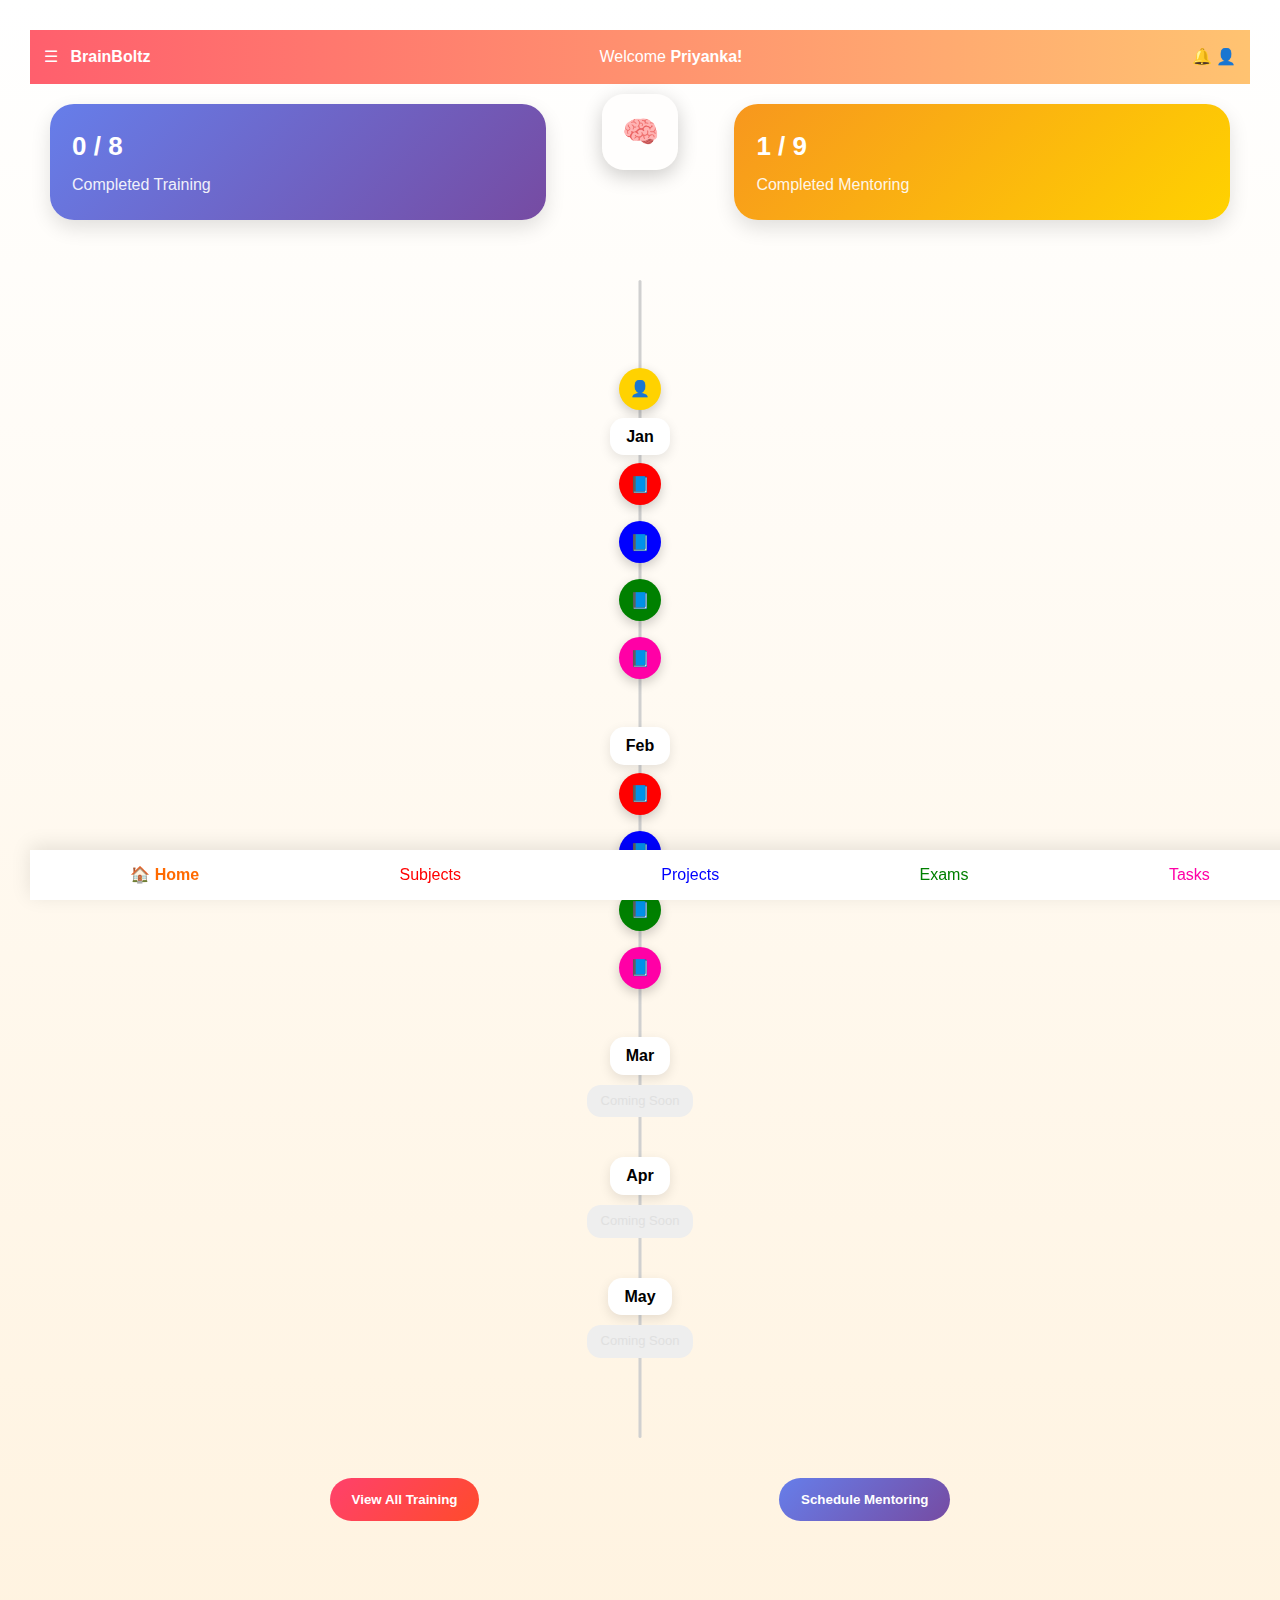
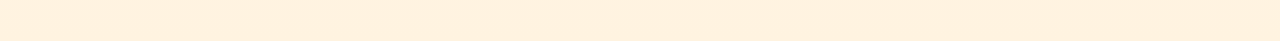
<file: index.html>
<!DOCTYPE html>
<html lang="en">
<head>
<meta charset="UTF-8">
<meta name="viewport" content="width=device-width, initial-scale=1.0">
<title>BrainBoltz</title>
<link rel="stylesheet" href="style.css">
</head>
<body>

<header class="top-bar">
  <div class="left">☰ <span class="brand">BrainBoltz</span></div>
  <div class="center">Welcome <strong>Priyanka!</strong></div>
  <div class="right">🔔 👤</div>
</header>

<section class="progress">
  <div class="card blue">
    <h2>0 / 8</h2>
    <p>Completed Training</p>
  </div>

  <div class="center-logo">🧠</div>

  <div class="card yellow">
    <h2>1 / 9</h2>
    <p>Completed Mentoring</p>
  </div>
</section>

<!-- TIMELINE -->
<section class="timeline">

  <div class="event">
    <div class="dot user">👤</div>
    <span class="month">Jan</span>
    <div class="dot book1">📘</div>
    <div class="dot book2">📘</div>
    <div class="dot book3">📘</div>
    <div class="dot book4">📘</div>
  </div>

  <div class="event">
    <span class="month">Feb</span>
    <div class="dot book1">📘</div>
    <div class="dot book2">📘</div>
    <div class="dot book3">📘</div>
    <div class="dot book4">📘</div>
  </div>

  <div class="event">
    <span class="month">Mar</span>
    <span class="nodata">Coming Soon</span>
  </div>

  <div class="event">
    <span class="month">Apr</span>
    <span class="nodata">Coming Soon</span>
  </div>

  <div class="event">
    <span class="month">May</span>
    <span class="nodata">Coming Soon</span>
  </div>

</section>

<!-- ACTIONS -->
<section class="actions">
  <button class="primary">View All Training</button>
  <button class="secondary">Schedule Mentoring</button>
</section>

<!-- BOTTOM NAV -->
<nav class="bottom-nav">
  <a href="./index.html" class="active" >🏠 Home</span>
  <a href="./subject.html" id="subject" class="click" >Subjects</span>
  <a href="./project.html" id="project" class="click">Projects</span>
  <a href="./exam.html" id="exam" class="click">Exams</span>
  <a href="./tasks.html" id="tasks" class="click">Tasks</span>
</nav>

</body>
</html>
</file>
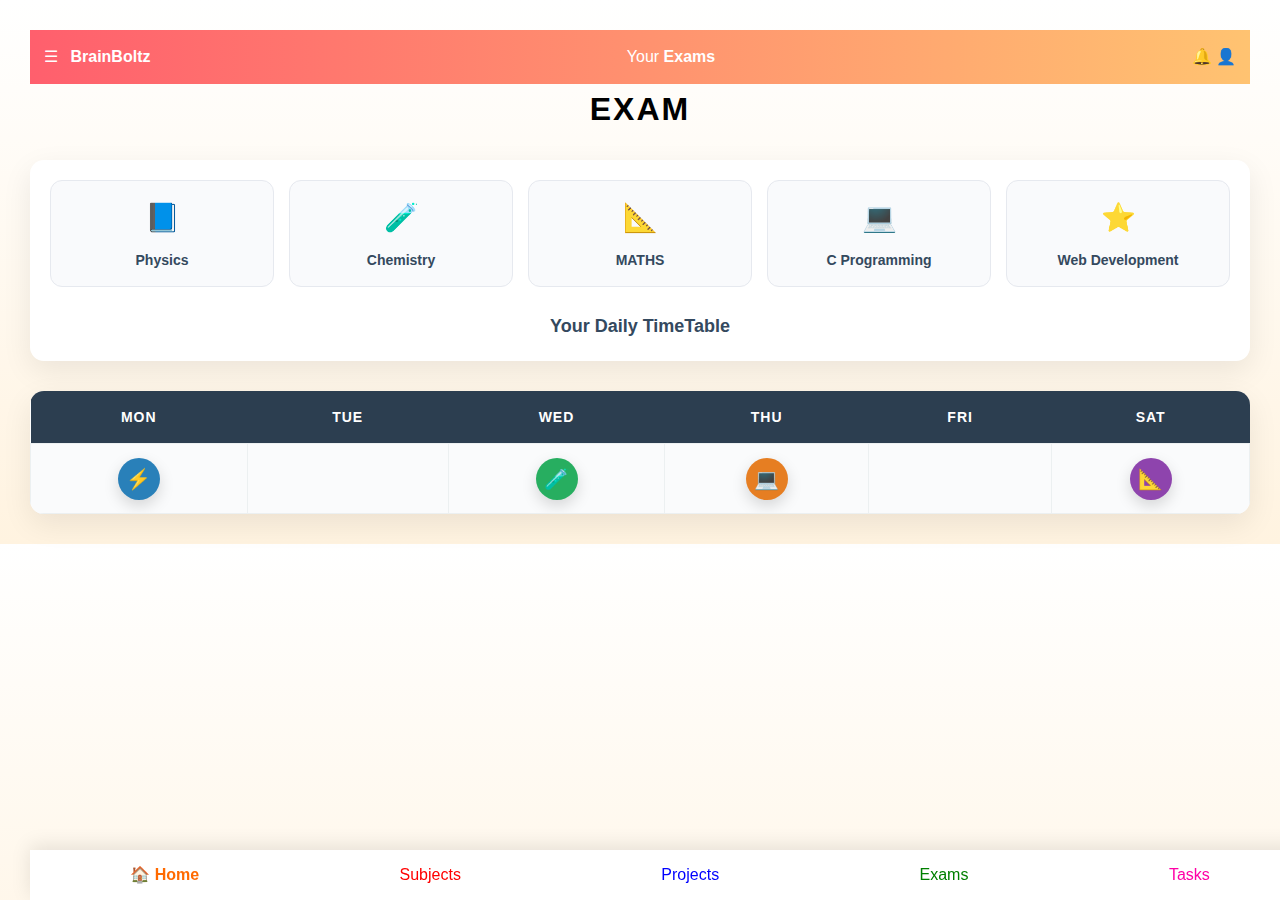
<file: exam.html>
<!DOCTYPE html>
<html lang="en">
<head>
    <meta charset="UTF-8">
    <meta name="viewport" content="width=device-width, initial-scale=1.0">
    <title>Exams Section</title>
    <link rel="stylesheet" href="style.css">
</head>
<body>
    <header class="top-bar">
  <div class="left">☰ <span class="brand">BrainBoltz</span></div>
  <div class="center">Your <strong>Exams</strong></div>
  <div class="right">🔔 👤</div>
</header>
<h1>EXAM</h1> 
 
<div class="wrapper">

 
    <div class="subjects">
        <div class="subject">
            <div class="icon">📘</div>
            <p>physics</p>
        </div>
        <div class="subject">
            <div class="icon">🧪</div>
            <p>Chemistry</p>
        </div>
        <div class="subject">
            <div class="icon">📐</div>
            <p>MATHS</p>
        </div>
        <div class="subject">
            <div class="icon">💻</div>
            <p>C Programming</p>
        </div>
        
        <div class="subject">
            <div class="icon">⭐</div>
            <p>Web Development</p>
        </div>
    </div>

    <div class="content">

        <h2>Your Daily TimeTable</h2>
       
    </div>

</div>

<table class="timetable">


    <tr>
        <th>Mon</th>
        <th>Tue</th>
        <th>Wed</th>
        <th>Thu</th>
        <th>Fri</th>
        <th>Sat</th>
    </tr>


    <tr>
        <td><div class="subject-icon physics">⚡</div></td>
        <td></td>
        <td><div class="subject-icon chemistry">🧪</div></td>
        <td><div class="subject-icon cs">💻</div></td>
        <td></td>
        <td><div class="subject-icon math">📐</div></td>
    </tr>
</table>

<nav class="bottom-nav">
  <a href="./index.html" class="active" >🏠 Home</span>
  <a href="./subject.html" id="subject" class="click" >Subjects</span>
  <a href="./project.html" id="project" class="click">Projects</span>
  <a href="./exam.html" id="exam" class="click">Exams</span>
  <a href="./tasks.html" id="tasks" class="click">Tasks</span>
</nav>
</body>
</html>
</file>
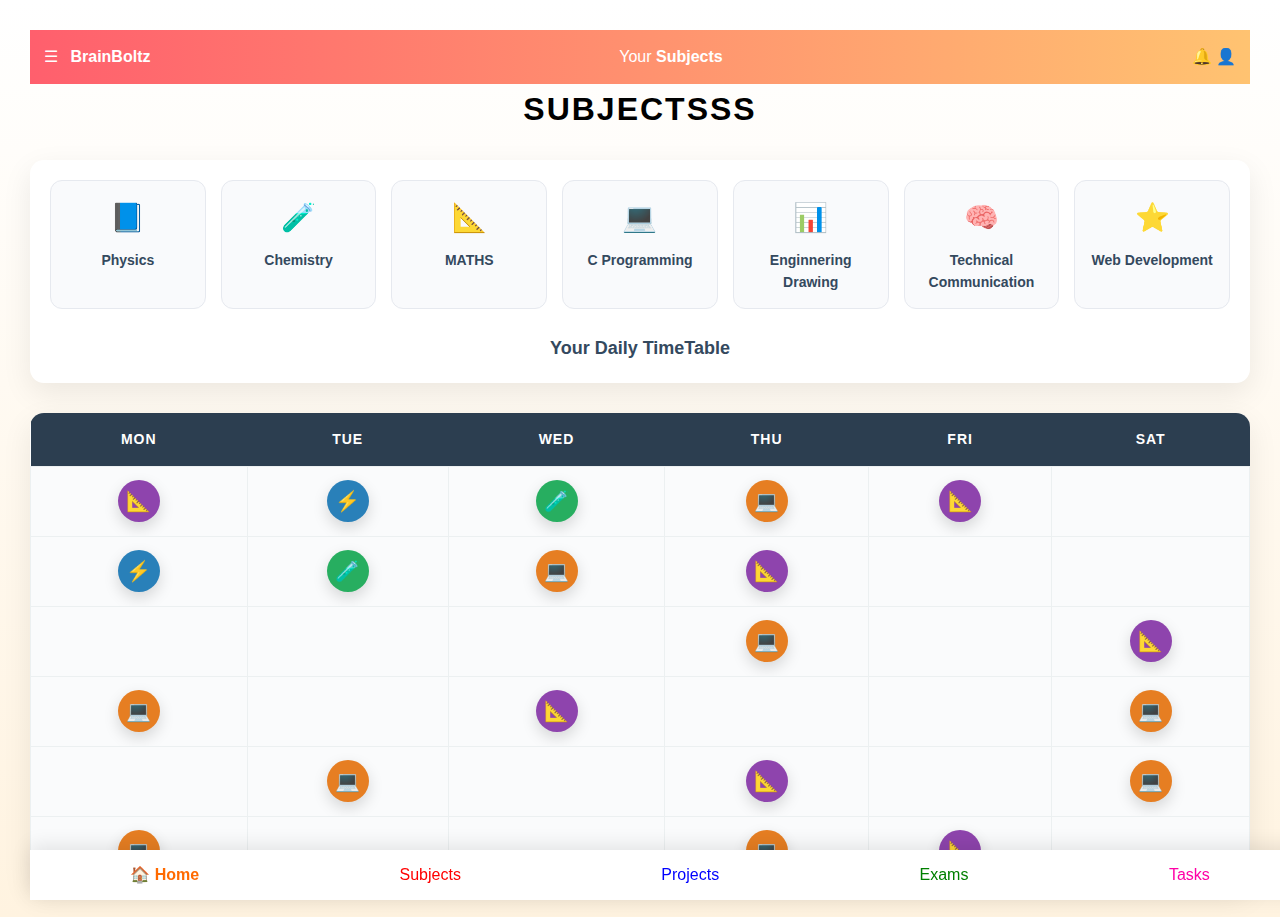
<file: subject.html>
<!DOCTYPE html>
<html lang="en">
<head>
    <meta charset="UTF-8">
    <meta name="viewport" content="width=device-width, initial-scale=1.0">
    <title>Subject Section</title>
    <link rel="stylesheet" href="style.css">
</head>
<body>
    <header class="top-bar">
  <div class="left">☰ <span class="brand">BrainBoltz</span></div>
  <div class="center">Your <strong>Subjects</strong></div>
  <div class="right">🔔 👤</div>
</header>
 <h1>SUBJECTSSS</h1> 
 
<div class="wrapper">

  
    <div class="subjects">
        <div class="subject">
            <div class="icon">📘</div>
            <p>physics</p>
        </div>
        <div class="subject">
            <div class="icon">🧪</div>
            <p>Chemistry</p>
        </div>
        <div class="subject">
            <div class="icon">📐</div>
            <p>MATHS</p>
        </div>
        <div class="subject">
            <div class="icon">💻</div>
            <p>C Programming</p>
        </div>
        <div class="subject">
            <div class="icon">📊</div>
            <p>Enginnering Drawing</p>
        </div>
        <div class="subject">
            <div class="icon">🧠</div>
            <p>technical communication</p>
        </div>
        <div class="subject">
            <div class="icon">⭐</div>
            <p>Web Development</p>
        </div>
    </div>

    
    <div class="content">

        <h2>Your Daily TimeTable</h2>
       
    </div>

</div>

<table class="timetable">


    <tr>
        <th>Mon</th>
        <th>Tue</th>
        <th>Wed</th>
        <th>Thu</th>
        <th>Fri</th>
        <th>Sat</th>
    </tr>

 
    <tr>
        <td><div class="subject-icon math">📐</div></td>
        <td><div class="subject-icon physics">⚡</div></td>
        <td><div class="subject-icon chemistry">🧪</div></td>
        <td><div class="subject-icon cs">💻</div></td>
        <td><div class="subject-icon math">📐</div></td>
        <td></td>
    </tr>


    <tr>
        <td><div class="subject-icon physics">⚡</div></td>
        <td><div class="subject-icon chemistry">🧪</div></td>
        <td><div class="subject-icon cs">💻</div></td>
        <td><div class="subject-icon math">📐</div></td>
        <td></td>
        <td></td>
    </tr>
     <tr>
        <td></td>
        <td></td>
        <td></td>
        <td><div class="subject-icon cs">💻</div></td>
        <td></td>
        <td><div class="subject-icon math">📐</div></td>
    </tr>

     <tr>
        <td><div class="subject-icon cs">💻</div></td>
        <td></td>
        <td><div class="subject-icon math">📐</div></td>
        <td></td>
        <td></td>
        <td><div class="subject-icon cs">💻</div></td>
    </tr>  
    <tr>
        <td></td>
        <td><div class="subject-icon cs">💻</div></td>
        <td></td>
        <td><div class="subject-icon math">📐</div></td>
        <td></td>
        <td><div class="subject-icon cs">💻</div></td>
    </tr>
     <tr>
        <td><div class="subject-icon cs">💻</div></td>
        <td></td>
        <td></td>
        <td><div class="subject-icon cs">💻</div></td>
        <td><div class="subject-icon math">📐</div></td>
        <td></td>
    </tr>
</table>

<nav class="bottom-nav">
  <a href="./index.html" class="active" >🏠 Home</span>
  <a href="./subject.html" id="subject" class="click" >Subjects</span>
  <a href="./project.html" id="project" class="click">Projects</span>
  <a href="./exam.html" id="exam" class="click">Exams</span>
  <a href="./tasks.html" id="tasks" class="click">Tasks</span>
</nav>
</body>
</html>
</file>
<file: style.css>
* {
    margin: 0;
    padding: 0;
    box-sizing: border-box;
    font-family: "Segoe UI", Roboto, Arial, sans-serif;
}

body {
    background: linear-gradient(135deg, #eef2f7, #f9fbff);
    padding: 30px;
    color: #2c3e50;
}


h1 {
    text-align: center;
    margin-bottom: 25px;
    font-size: 32px;
    letter-spacing: 3px;
    color: #1f2d3d;
}


.wrapper {
    background: #ffffff;
    padding: 25px;
    border-radius: 16px;
    box-shadow: 0 12px 35px rgba(0, 0, 0, 0.08);
    margin-bottom: 35px;
}


.subjects {
    display: grid;
    grid-template-columns: repeat(auto-fit, minmax(140px, 1fr));
    gap: 18px;
    margin-bottom: 20px;
}

.subject {
    background: #f6f8fc;
    border-radius: 14px;
    padding: 18px 12px;
    text-align: center;
    border: 1px solid #e1e6ef;
    transition: all 0.3s ease;
    cursor: pointer;
}

.subject:hover {
    background: #ffffff;
    transform: translateY(-6px);
    box-shadow: 0 10px 25px rgba(0,0,0,0.08);
}

.subject .icon {
    font-size: 30px;
    margin-bottom: 10px;
}

.subject p {
    font-size: 14px;
    font-weight: 600;
    text-transform: capitalize;
    color: #34495e;
}

/* ===== CONTENT ===== */
.content {
    text-align: center;
    margin-top: 10px;
}

.content h2 {
    font-size: 18px;
    font-weight: 600;
    color: #3c4a5d;
}


.timetable {
    width: 100%;
    border-collapse: collapse;
    background: #ffffff;
    border-radius: 16px;
    overflow: hidden;
    box-shadow: 0 12px 35px rgba(0,0,0,0.08);
}


.timetable th {
    background: #1f2d3d;
    color: #ffffff;
    padding: 16px;
    font-size: 14px;
    text-transform: uppercase;
    letter-spacing: 1px;
}


.timetable td {
    height: 75px;
    text-align: center;
    border: 1px solid #ecf0f4;
    background: #f9fbfd;
}


.subject-icon {
    width: 46px;
    height: 46px;
    border-radius: 50%;
    margin: auto;
    display: flex;
    align-items: center;
    justify-content: center;
    font-size: 20px;
    color: #ffffff;
    box-shadow: 0 6px 15px rgba(0,0,0,0.15);
}


.physics {
    background: #3498db;
}

.chemistry {
    background: #2ecc71;
}

.math {
    background: #9b59b6;
}

.cs {
    background: #e67e22;
}


@media (max-width: 768px) {
    h1 {
        font-size: 24px;
    }

    .subject p {
        font-size: 13px;
    }

    .timetable th {
        font-size: 12px;
        padding: 12px;
    }

    .timetable td {
        height: 60px;
    }
}

* {
    margin: 0;
    padding: 0;
    box-sizing: border-box;
    font-family: "Segoe UI", Tahoma, Geneva, Verdana, sans-serif;
}

body {
    background: #f4f6f9;
    padding: 30px;
    color: #333;
}


h1 {
    text-align: center;
    margin-bottom: 25px;
    letter-spacing: 2px;
    color: #2c3e50;
}


.wrapper {
    background: #ffffff;
    padding: 20px;
    border-radius: 14px;
    box-shadow: 0 10px 30px rgba(0,0,0,0.08);
    margin-bottom: 30px;
}


.subjects {
    display: grid;
    grid-template-columns: repeat(auto-fit, minmax(130px, 1fr));
    gap: 15px;
    margin-bottom: 25px;
}

.subject {
    background: #f9fafc;
    border-radius: 12px;
    padding: 15px;
    text-align: center;
    cursor: pointer;
    transition: all 0.3s ease;
    border: 1px solid #e6e9ef;
}

.subject:hover {
    transform: translateY(-5px);
    box-shadow: 0 8px 20px rgba(0,0,0,0.08);
    background: #ffffff;
}

.subject .icon {
    font-size: 28px;
    margin-bottom: 8px;
}

.subject p {
    font-size: 14px;
    font-weight: 600;
    text-transform: capitalize;
}


.content {
    text-align: center;
    margin-top: 10px;
}

.content h2 {
    font-size: 18px;
    color: #34495e;
}


.timetable {
    width: 100%;
    border-collapse: collapse;
    background: #ffffff;
    border-radius: 14px;
    overflow: hidden;
    box-shadow: 0 10px 30px rgba(0,0,0,0.08);
}

.timetable th {
    background: #2c3e50;
    color: #ffffff;
    padding: 15px;
    font-size: 14px;
    letter-spacing: 1px;
}


.timetable td {
    height: 70px;
    text-align: center;
    border: 1px solid #ecf0f1;
    background: #fafbfc;
}


.subject-icon {
    width: 42px;
    height: 42px;
    margin: auto;
    border-radius: 50%;
    display: flex;
    align-items: center;
    justify-content: center;
    font-size: 20px;
    color: #fff;
}


.math {
    background: #8e44ad;
}

.physics {
    background: #2980b9;
}

.chemistry {
    background: #27ae60;
}

.cs {
    background: #e67e22;
}


@media (max-width: 768px) {
    body {
        padding: 15px;
    }

    h1 {
        font-size: 22px;
    }

    .timetable th {
        font-size: 12px;
        padding: 10px;
    }

    .timetable td {
        height: 55px;
    }
}

* {
  box-sizing: border-box;
  font-family: "Inter", Arial, sans-serif;
}

body {
  margin: 0;
  background: linear-gradient(#fff, #fff3e0);
}
a {
    text-decoration: none;
    color: black;
}

.active :hover {
    color: blue;
}
.top-bar {
  background: linear-gradient(90deg, #ff5f6d, #ffc371);
  color: white;
  padding: 14px;
  display: flex;
  justify-content: space-between;
  align-items: center;
}

.brand {
  font-weight: 700;
  margin-left: 8px;
}

.center {
  font-size: 16px;
}

/* PROGRESS */
.progress {
  position: relative;
  display: flex;
  justify-content: space-between;
  padding: 20px;
}

.card {
  width: 42%;
  padding: 22px;
  border-radius: 24px;
  color: white;
  box-shadow: 0 8px 20px rgba(0,0,0,0.12);
}

.card h2 {
  margin: 0;
  font-size: 26px;
}

.card p {
  margin: 5px 0 0;
  opacity: 0.9;
}

.blue {
  background: linear-gradient(135deg, #667eea, #764ba2);
}

.yellow {
  background: linear-gradient(135deg, #f7971e, #ffd200);
}


.center-logo {
  position: absolute;
  left: 50%;
  transform: translateX(-50%);
  top: 10px;
  width: 76px;
  height: 76px;
  background: rgba(255,255,255,0.25);
  backdrop-filter: blur(8px);
  border-radius: 22px;
  display: flex;
  align-items: center;
  justify-content: center;
  font-size: 30px;
  color: white;
  font-weight: bold;
  box-shadow: 0 6px 20px rgba(0,0,0,0.2);
}


.timeline {
  position: relative;
  margin: 40px 0;
  text-align: center;
}

.timeline::before {
  content: "";
  position: absolute;
  left: 50%;
  top: 0;
  bottom: 0;
  width: 4px;
  background: linear-gradient(#ddd, #ccc);
  border-radius: 10px;
}

.event {
  margin: 40px 0;
}

.month {
  background: white;
  padding: 6px 16px;
  border-radius: 14px;
  font-weight: 600;
  box-shadow: 0 4px 12px rgba(0,0,0,0.1);
}

.dot {
  display: inline-flex;
  width: 42px;
  height: 42px;
  border-radius: 50%;
  margin: 8px 4px;
  align-items: center;
  justify-content: center;
  box-shadow: 0 4px 12px rgba(0,0,0,0.2);
}
#subject {
    color: red;
}
#project {
    color: blue;
}
#exam {
    color: green;
}
#tasks {
    color: rgb(255, 0, 166);
}
.book1 {
  background: red;
  color: white;
}
.book2 {
  background: blue;
  color: white;
}
.book3 {
  background: green;
  color: white;
}
.book4 {
  background: rgb(255, 0, 166);
  color: white;
}

.user {
  background: #ffd200;
}

.nodata {
  display: inline-block;
  margin-top: 10px;
  padding: 6px 14px;
  background: #eee;
  border-radius: 14px;
  font-size: 13px;
}


.actions {
  display: flex;
  justify-content: space-evenly;
  margin-bottom: 90px;
}

button {
  border: none;
  padding: 14px 22px;
  border-radius: 30px;
  font-weight: 600;
  cursor: pointer;
}

.primary {
  background: linear-gradient(135deg, #ff416c, #ff4b2b);
  color: white;
}

.secondary {
  background: linear-gradient(135deg, #667eea, #764ba2);
  color: white;
}


.bottom-nav {
  position: fixed;
  bottom: 0;
  width: 100%;
  background: white;
  display: flex;
  justify-content: space-around;
  padding: 12px 0;
  box-shadow: 0 -4px 20px rgba(0,0,0,0.1);
}

.bottom-nav span {
  font-size: 13px;
}
.timeline::before {
  left: 50%;
  transform: translateX(-50%);
}
.timeline {
  position: relative;
  width: 100%;
  padding: 40px 0;
}

.timeline::before {
  content: "";
  position: absolute;
  top: 0;
  bottom: 0;


  left: 50%;
  transform: translateX(-50%);

  width: 3px;
  background: #d0d0d0;
  border-radius: 10px;
}
.event {
  position: relative;
  display: flex;
  flex-direction: column;
  align-items: center; 
  margin: 40px 0;
}

.active {
  color: #ff6a00;
  font-weight: 600;
}
h1{
    text-align:center;
    color:aliceblue

}

* {
    margin: 0;
    padding: 0;
    box-sizing: border-box;
}

body {
    font-family: -apple-system, BlinkMacSystemFont, 'Segoe UI', Roboto, sans-serif;
    background-color: #0a0a0a;
    color: #e0e0e0;
    line-height: 1.6;
}

.header {
    background: linear-gradient(135deg, #1e3a8a, #3b82f6);
    padding: 1rem 2rem;
    display: flex;
    justify-content: space-between;
    align-items: center;
    box-shadow: 0 4px 6px rgba(0,0,0,0.3);
}

.logo {
    font-size: 1.5rem;
    font-weight: bold;
}

.tabs {
    display: flex;
    gap: 0.5rem;
    margin-bottom: 2rem;
    overflow-x: auto;
}

.tab {
    padding: 0.75rem 1.5rem;
    background: #1f2937;
    border: none;
    color: #9ca3af;
    border-radius: 0.5rem;
    cursor: pointer;
    transition: all 0.3s;
    white-space: nowrap;
}

.tab.active {
    background: #3b82f6;
    color: white;
}

.view-toggle {
    display: flex;
    gap: 0.5rem;
}

.toggle-btn {
    padding: 0.5rem 1rem;
    background: #374151;
    border: none;
    color: #d1d5db;
    border-radius: 0.375rem;
    cursor: pointer;
}

.toggle-btn.active {
    background: #3b82f6;
    color: white;
}

.container {
    max-width: 1200px;
    margin: 0 auto;
    padding: 2rem;
}

.grid {
    display: grid;
    grid-template-columns: repeat(auto-fill, minmax(350px, 1fr));
    gap: 1.5rem;
}

.task-card {
    background: #1f2937;
    border-radius: 0.75rem;
    padding: 1.5rem;
    box-shadow: 0 4px 6px rgba(0,0,0,0.3);
    transition: transform 0.2s, box-shadow 0.2s;
}

.task-card:hover {
    transform: translateY(-4px);
    box-shadow: 0 8px 25px rgba(0,0,0,0.4);
}

.task-type {
    display: inline-block;
    padding: 0.25rem 0.75rem;
    border-radius: 9999px;
    font-size: 0.875rem;
    font-weight: 500;
    margin-bottom: 0.5rem;
}

.assignment { 
    background: #10b981; 
    color: white; 
}

.activity { 
    background: #f59e0b; 
    color: white; 
}

.lab { 
    background: #8b5cf6; 
    color: white; 
}

.task-title {
    font-size: 1.25rem;
    font-weight: 600;
    margin-bottom: 0.25rem;
}

.task-course {
    color: #9ca3af;
    font-size: 0.875rem;
    margin-bottom: 1rem;
}

.due {
    color: #f87171;
    font-weight: 500;
    margin-bottom: 1rem;
}

.progress-container {
    background: #374151;
    border-radius: 9999px;
    height: 0.5rem;
    overflow: hidden;
    margin-bottom: 1rem;
}

.progress-bar {
    height: 100%;
    background: linear-gradient(90deg, #10b981, #34d399);
    border-radius: 9999px;
    transition: width 0.3s ease;
}

.progress-text {
    font-size: 0.875rem;
    color: #9ca3af;
}

@media (max-width: 768px) {
    .grid {
        grid-template-columns: 1fr;
    }
    .header {
        padding: 1rem;
    }
    .tabs {
        gap: 0.25rem;
    }
    .tab {
        padding: 0.5rem 1rem;
        font-size: 0.875rem;
    }
}
h1{
    text-align:center;
    color:aliceblue

}

* {
    margin: 0;
    padding: 0;
    box-sizing: border-box;
}

body {
    font-family: -apple-system, BlinkMacSystemFont, 'Segoe UI', Roboto, sans-serif;
    background-color: #0a0a0a;
    color: #e0e0e0;
    line-height: 1.6;
}

.header {
    background: linear-gradient(135deg, #1e3a8a, #3b82f6);
    padding: 1rem 2rem;
    display: flex;
    justify-content: space-between;
    align-items: center;
    box-shadow: 0 4px 6px rgba(0,0,0,0.3);
}

.logo {
    font-size: 1.5rem;
    font-weight: bold;
}

.tabs {
    display: flex;
    gap: 0.5rem;
    margin-bottom: 2rem;
    overflow-x: auto;
}

.tab {
    padding: 0.75rem 1.5rem;
    background: #1f2937;
    border: none;
    color: #9ca3af;
    border-radius: 0.5rem;
    cursor: pointer;
    transition: all 0.3s;
    white-space: nowrap;
}

.tab.active {
    background: #3b82f6;
    color: white;
}

.view-toggle {
    display: flex;
    gap: 0.5rem;
}

.toggle-btn {
    padding: 0.5rem 1rem;
    background: #374151;
    border: none;
    color: #d1d5db;
    border-radius: 0.375rem;
    cursor: pointer;
}

.toggle-btn.active {
    background: #3b82f6;
    color: white;
}

.container {
    max-width: 1200px;
    margin: 0 auto;
    padding: 2rem;
}

.grid {
    display: grid;
    grid-template-columns: repeat(auto-fill, minmax(350px, 1fr));
    gap: 1.5rem;
}

.project-card {
    background: #1f2937;
    border-radius: 0.75rem;
    padding: 1.5rem;
    box-shadow: 0 4px 6px rgba(0,0,0,0.3);
    transition: transform 0.2s, box-shadow 0.2s;
}

.project-card:hover {
    transform: translateY(-4px);
    box-shadow: 0 8px 25px rgba(0,0,0,0.4);
}

.project-type {
    display: inline-block;
    padding: 0.25rem 0.75rem;
    border-radius: 9999px;
    font-size: 0.875rem;
    font-weight: 500;
    margin-bottom: 0.5rem;
}

.assignment { 
    background: #10b981; 
    color: white; 
}

.activity { 
    background: #f59e0b; 
    color: white; 
}

.lab { 
    background: #8b5cf6; 
    color: white; 
}

.task-title {
    font-size: 1.25rem;
    font-weight: 600;
    margin-bottom: 0.25rem;
}

.task-course {
    color: #9ca3af;
    font-size: 0.875rem;
    margin-bottom: 1rem;
}

.due {
    color: #f87171;
    font-weight: 500;
    margin-bottom: 1rem;
}

.progress-container {
    background: #374151;
    border-radius: 9999px;
    height: 0.5rem;
    overflow: hidden;
    margin-bottom: 1rem;
}

.progress-bar {
    height: 100%;
    background: linear-gradient(90deg, #10b981, #34d399);
    border-radius: 9999px;
    transition: width 0.3s ease;
}
.month {
    color: black;
}
.progress-text {
    font-size: 0.875rem;
    color: #9ca3af;
}
h1 {
    color: black;
}


@media (max-width: 768px) {
    .grid {
        grid-template-columns: 1fr;
    }
    .header {
        padding: 1rem;
    }
    .tabs {
        gap: 0.25rem;
    }
    .tab {
        padding: 0.5rem 1rem;
        font-size: 0.875rem;
    }
}
</file>
